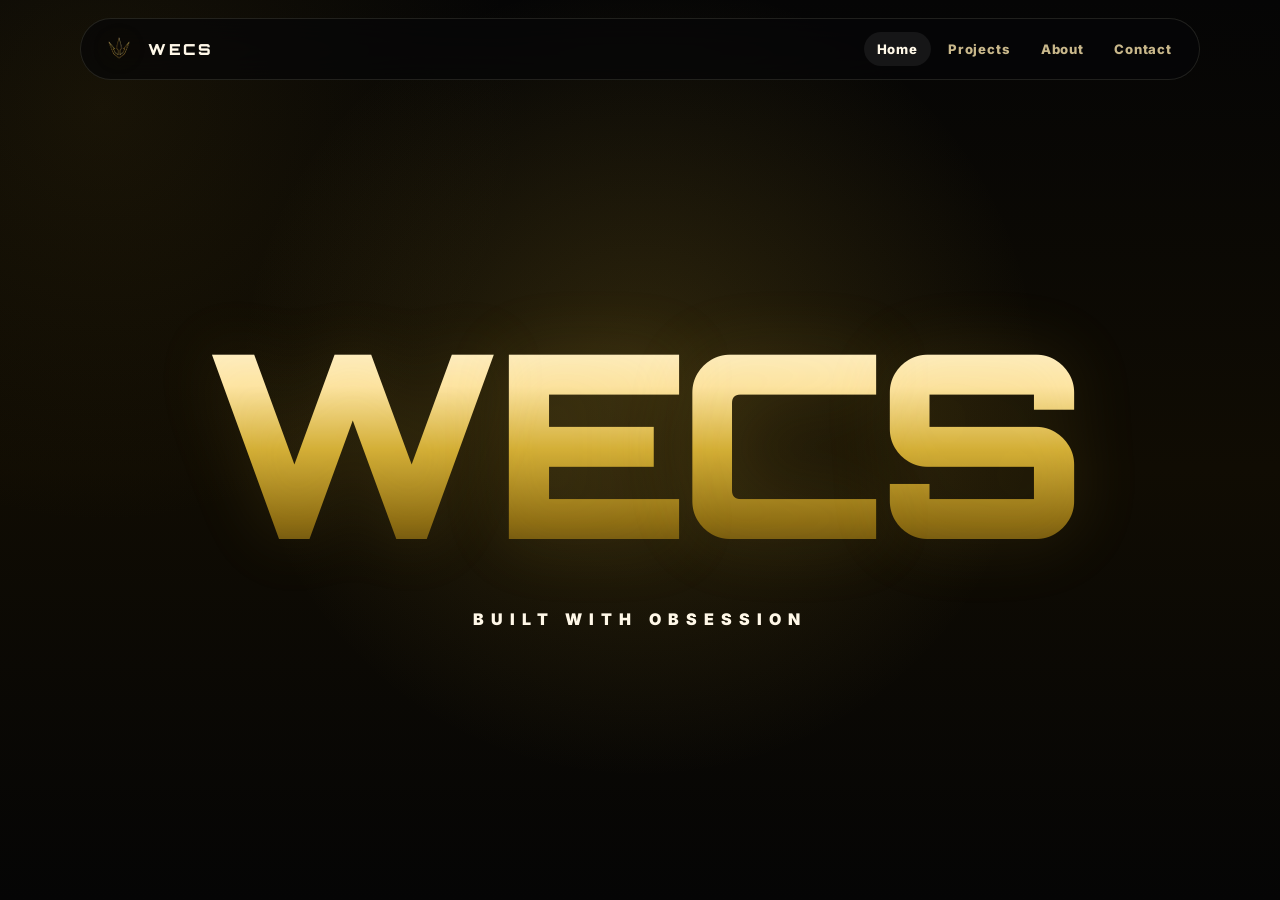
<file: index.html>
<!doctype html>
<html lang="en">
<head>
  <meta charset="utf-8" />
  <meta name="viewport" content="width=device-width, initial-scale=1" />
  <meta name="description" content="WECS Engineering portfolio." />
  <meta name="theme-color" content="#050505" />
  <title>WECS Engineering</title>
  <link rel="icon" href="assets/Crown%20Logo%20V4-Photoroom.png" type="image/png" />
  <link rel="preconnect" href="https://fonts.googleapis.com">
  <link rel="preconnect" href="https://fonts.gstatic.com" crossorigin>
  <link href="https://fonts.googleapis.com/css2?family=Orbitron:wght@700;900&family=Inter:wght@400;500;700;800;900&display=swap" rel="stylesheet">
  <link rel="stylesheet" href="styles.css?v=16" />
  <style>@import url('intro.css?v=1');</style>
</head>
<body class="home-body">
  <div class="intro-splash" aria-hidden="true">
    <img src="assets/Crown%20Logo%20V4.png" alt="" class="intro-logo" />
  </div>

  <div class="background-grid" aria-hidden="true"></div>
  <div class="background-orbit" aria-hidden="true"></div>
  <div class="noise" aria-hidden="true"></div>

  <header class="site-header" data-header>
    <a class="brand" href="index.html" aria-label="WECS home">
      <img class="brand-mark" src="assets/Crown%20Logo%20V4.png" alt="WECS logo" />
      <span>WECS</span>
    </a>
    <nav class="nav" aria-label="Main navigation">
      <a class="active" href="index.html">Home</a>
      <a href="projects.html">Projects</a>
      <a href="about.html">About</a>
      <a href="contact.html">Contact</a>
    </nav>
  </header>

  <main class="home-main">
    <section class="hero-only" aria-label="WECS hero">
      <div class="hero-core">
        <h1 class="wecs-title">WECS</h1>
        <p class="hero-slogan">BUILT WITH OBSESSION</p>
      </div>
    </section>
  </main>

  <script src="script.js?v=10"></script>
</body>
</html>
</file>
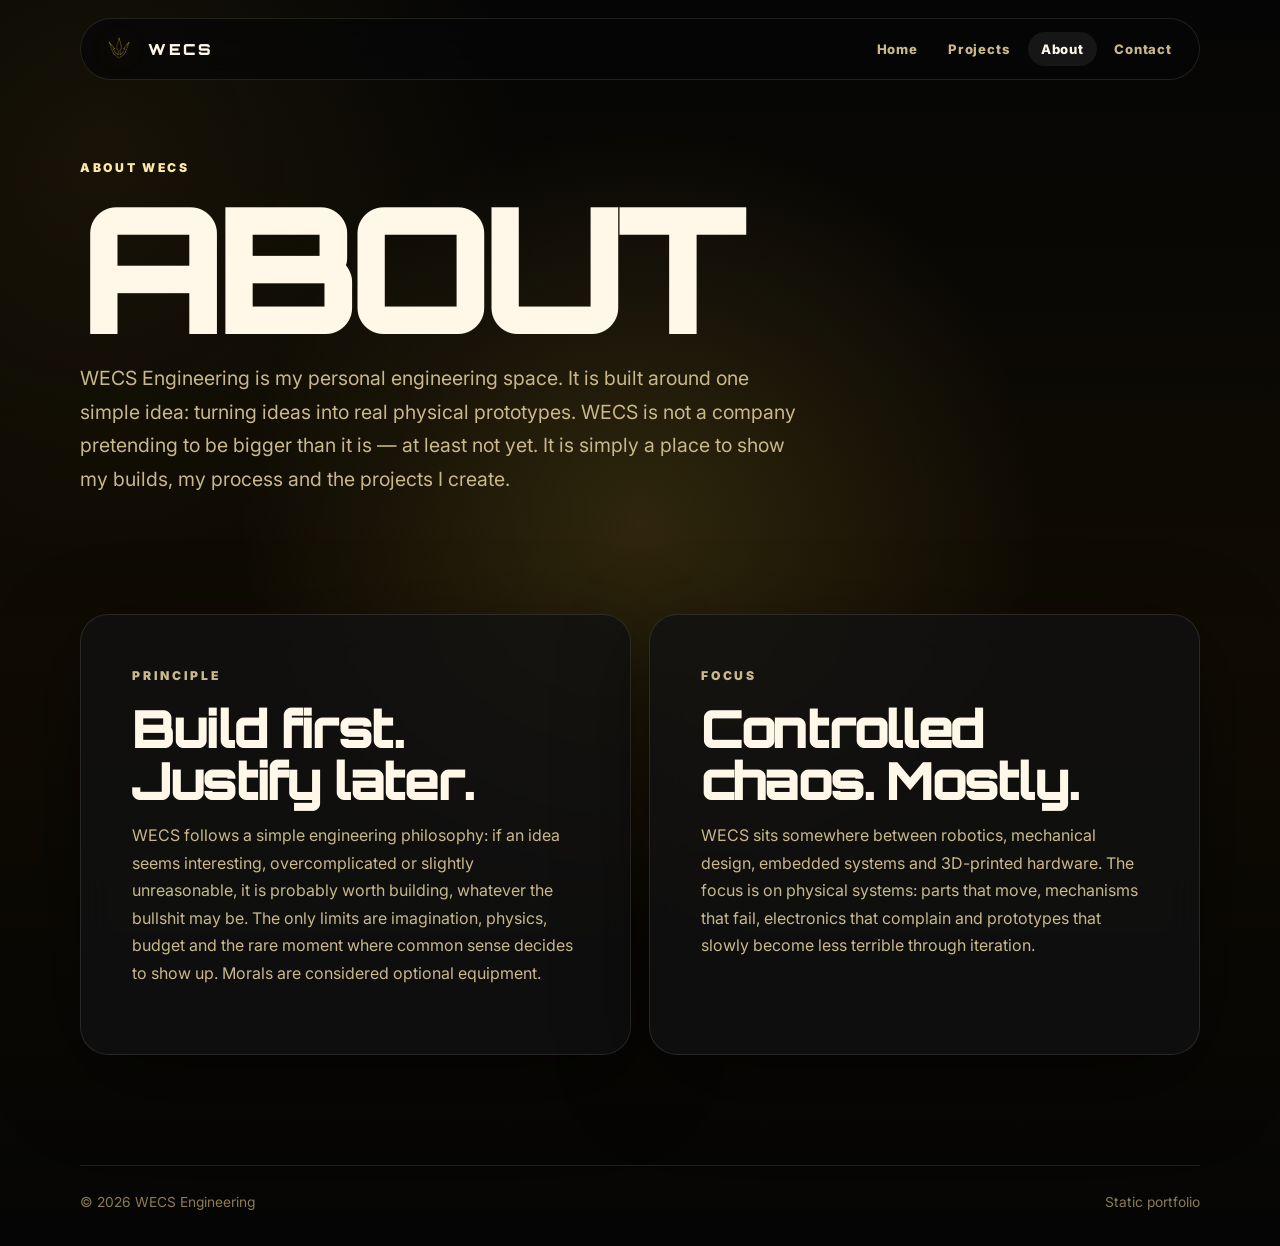
<file: about.html>
<!doctype html>
<html lang="en">
<head>
  <meta charset="utf-8" />
  <meta name="viewport" content="width=device-width, initial-scale=1" />
  <meta name="description" content="About WECS Engineering." />
  <meta name="theme-color" content="#050505" />
  <title>About — WECS Engineering</title>
  <link rel="icon" href="assets/Crown%20Logo%20V4-Photoroom.png" type="image/png" />
  <link rel="preconnect" href="https://fonts.googleapis.com">
  <link rel="preconnect" href="https://fonts.gstatic.com" crossorigin>
  <link href="https://fonts.googleapis.com/css2?family=Orbitron:wght@700;900&family=Inter:wght@400;500;700;800;900&display=swap" rel="stylesheet">
  <link rel="stylesheet" href="styles.css?v=15" />
</head>
<body>
  <div class="background-grid" aria-hidden="true"></div>
  <div class="background-orbit" aria-hidden="true"></div>
  <div class="noise" aria-hidden="true"></div>

  <header class="site-header" data-header>
    <a class="brand" href="index.html" aria-label="WECS home">
      <img class="brand-mark" src="assets/Crown%20Logo%20V4.png" alt="WECS logo" />
      <span>WECS</span>
    </a>
    <nav class="nav" aria-label="Main navigation">
      <a href="index.html">Home</a>
      <a href="projects.html">Projects</a>
      <a class="active" href="about.html">About</a>
      <a href="contact.html">Contact</a>
    </nav>
  </header>

  <main>
    <section class="page-hero section-pad compact-page">
      <p class="eyebrow reveal">About WECS</p>
      <h1 class="page-title reveal delay-1">About</h1>
      <p class="page-intro reveal delay-2">WECS Engineering is my personal engineering space. It is built around one simple idea: turning ideas into real physical prototypes. WECS is not a company pretending to be bigger than it is — at least not yet. It is simply a place to show my builds, my process and the projects I create.</p>
    </section>

    <section class="section-pad split-section">
      <div class="info-card reveal">
        <p class="eyebrow">Principle</p>
        <h2>Build first. Justify later.</h2>
        <p>WECS follows a simple engineering philosophy: if an idea seems interesting, overcomplicated or slightly unreasonable, it is probably worth building, whatever the bullshit may be. The only limits are imagination, physics, budget and the rare moment where common sense decides to show up. Morals are considered optional equipment.</p>
      </div>
      <div class="info-card reveal delay-1">
        <p class="eyebrow">Focus</p>
        <h2>Controlled chaos. Mostly.</h2>
        <p>WECS sits somewhere between robotics, mechanical design, embedded systems and 3D-printed hardware. The focus is on physical systems: parts that move, mechanisms that fail, electronics that complain and prototypes that slowly become less terrible through iteration.</p>
      </div>
    </section>
  </main>

  <footer class="footer">
    <span>© <span id="year"></span> WECS Engineering</span>
    <span>Static portfolio</span>
  </footer>

  <script src="script.js?v=10"></script>
</body>
</html>
</file>
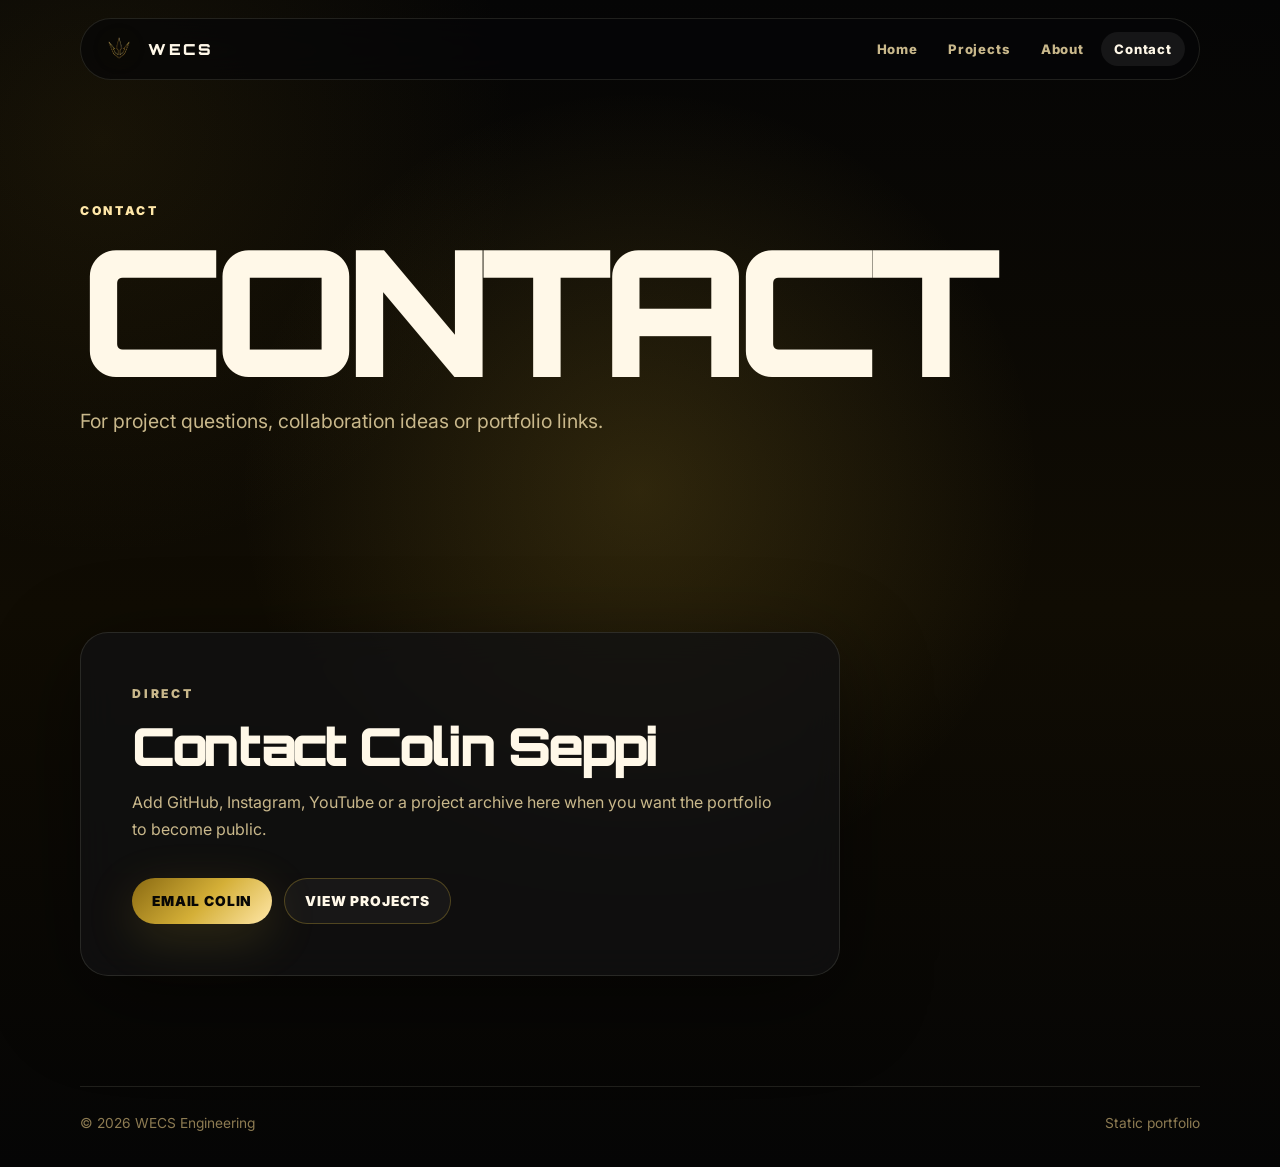
<file: contact.html>
<!doctype html>
<html lang="en">
<head>
  <meta charset="utf-8" />
  <meta name="viewport" content="width=device-width, initial-scale=1" />
  <meta name="description" content="Contact WECS Engineering." />
  <meta name="theme-color" content="#050505" />
  <title>Contact — WECS Engineering</title>
  <link rel="icon" href="assets/Crown%20Logo%20V4-Photoroom.png" type="image/png" />
  <link rel="preconnect" href="https://fonts.googleapis.com">
  <link rel="preconnect" href="https://fonts.gstatic.com" crossorigin>
  <link href="https://fonts.googleapis.com/css2?family=Orbitron:wght@700;900&family=Inter:wght@400;500;700;800;900&display=swap" rel="stylesheet">
  <link rel="stylesheet" href="styles.css?v=15" />
</head>
<body>
  <div class="background-grid" aria-hidden="true"></div>
  <div class="background-orbit" aria-hidden="true"></div>
  <div class="noise" aria-hidden="true"></div>

  <header class="site-header" data-header>
    <a class="brand" href="index.html" aria-label="WECS home">
      <img class="brand-mark" src="assets/Crown%20Logo%20V4.png" alt="WECS logo" />
      <span>WECS</span>
    </a>
    <nav class="nav" aria-label="Main navigation">
      <a href="index.html">Home</a>
      <a href="projects.html">Projects</a>
      <a href="about.html">About</a>
      <a class="active" href="contact.html">Contact</a>
    </nav>
  </header>

  <main>
    <section class="page-hero section-pad compact-page">
      <p class="eyebrow reveal">Contact</p>
      <h1 class="page-title reveal delay-1">Contact</h1>
      <p class="page-intro reveal delay-2">For project questions, collaboration ideas or portfolio links.</p>
    </section>

    <section class="section-pad contact-section">
      <div class="contact-card reveal">
        <p class="eyebrow">Direct</p>
        <h2>Contact Colin Seppi</h2>
        <p>Add GitHub, Instagram, YouTube or a project archive here when you want the portfolio to become public.</p>
        <div class="contact-actions">
          <a class="button primary" href="mailto:colin.seppi@gmail.com">Email Colin</a>
          <a class="button secondary" href="projects.html">View Projects</a>
        </div>
      </div>
    </section>
  </main>

  <footer class="footer">
    <span>© <span id="year"></span> WECS Engineering</span>
    <span>Static portfolio</span>
  </footer>

  <script src="script.js?v=10"></script>
</body>
</html>
</file>
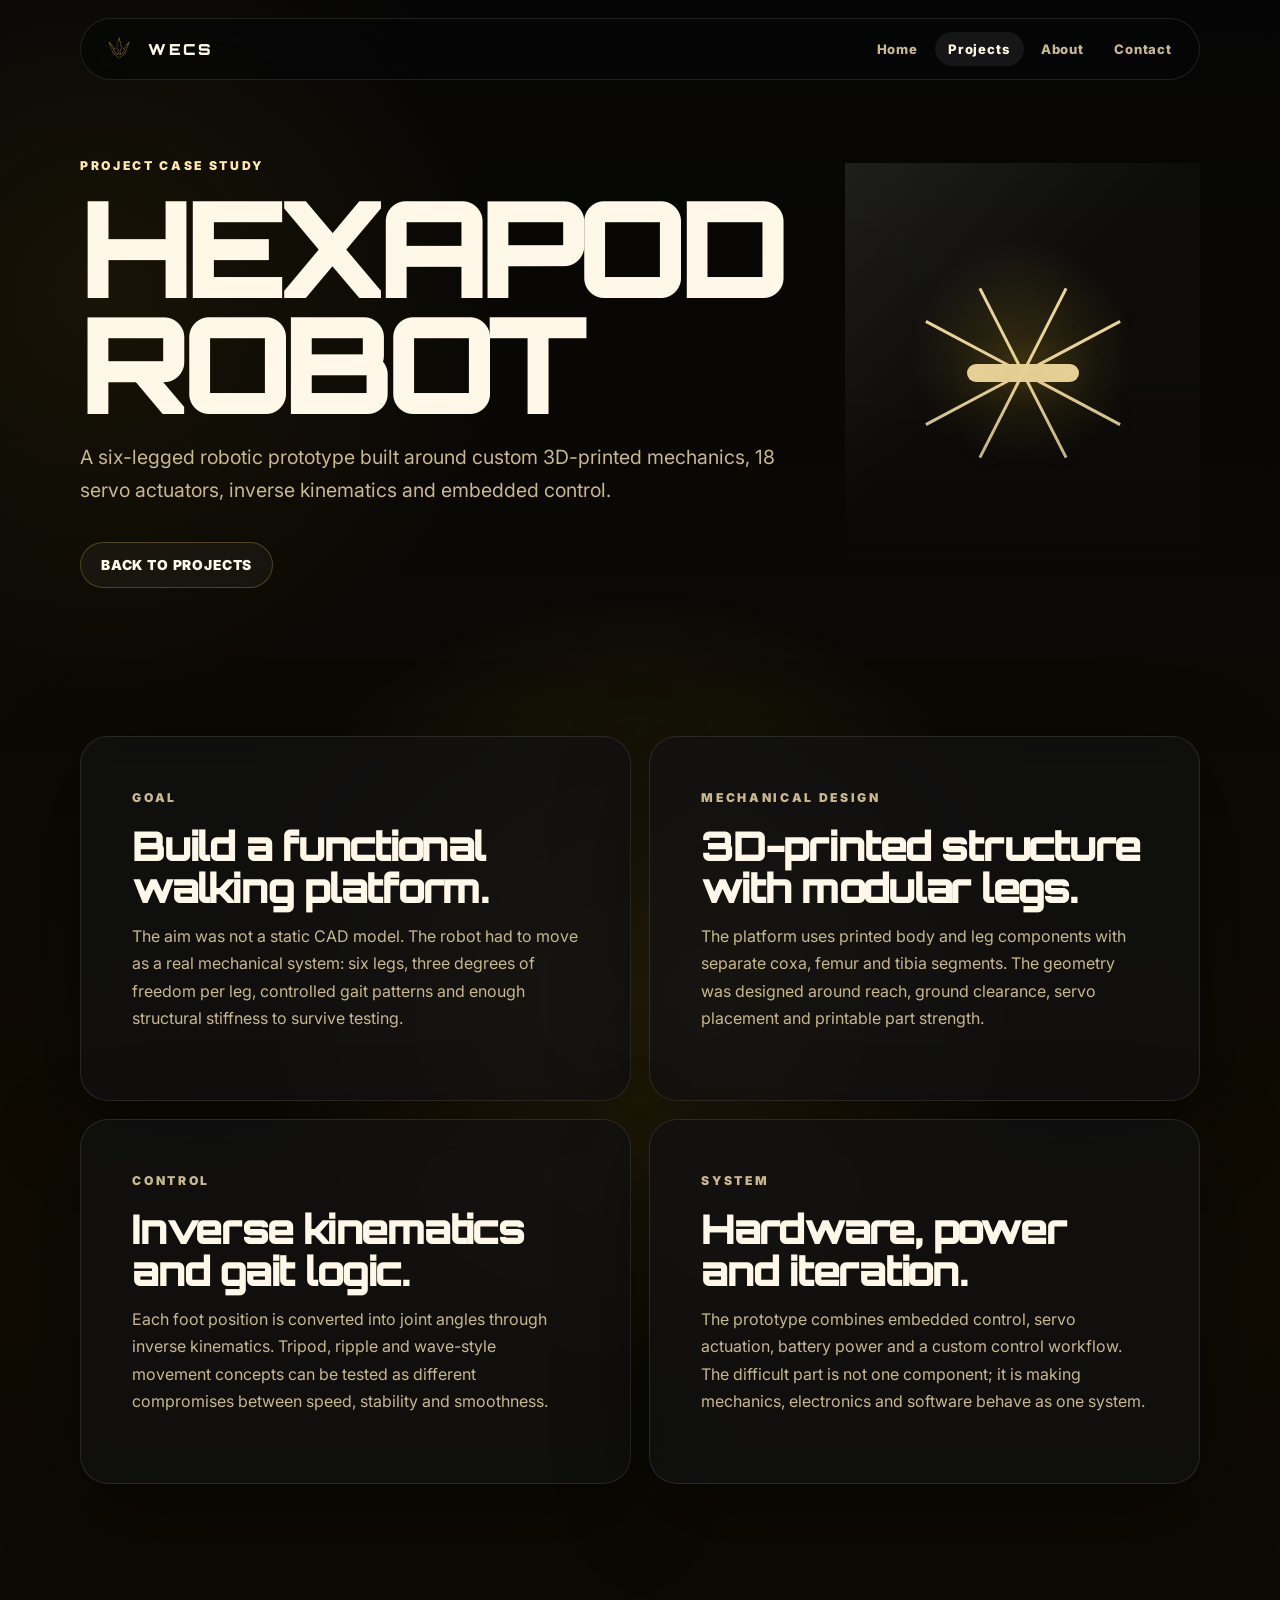
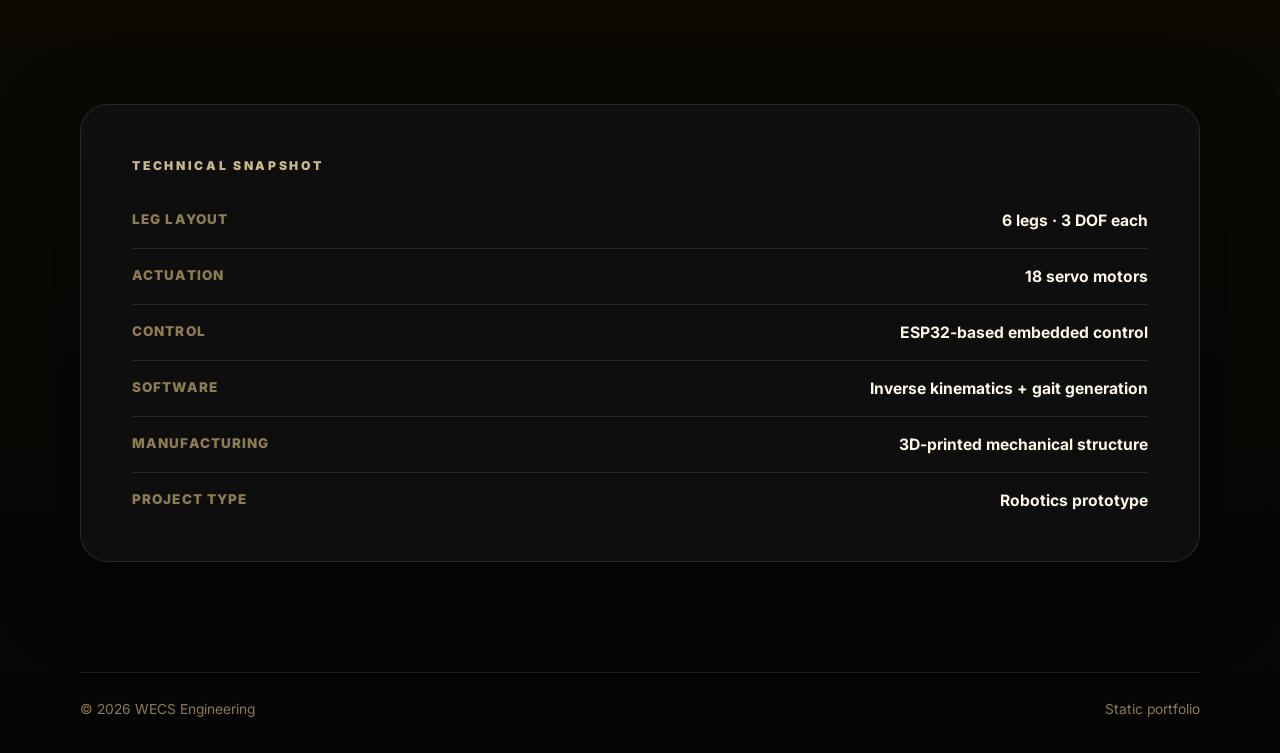
<file: hexapod.html>
<!doctype html>
<html lang="en">
<head>
  <meta charset="utf-8" />
  <meta name="viewport" content="width=device-width, initial-scale=1" />
  <meta name="description" content="WECS Engineering Hexapod Robot project detail page." />
  <meta name="theme-color" content="#050505" />
  <title>Hexapod Robot — WECS Engineering</title>
  <link rel="icon" href="assets/Crown%20Logo%20V4-Photoroom.png" type="image/png" />
  <link rel="preconnect" href="https://fonts.googleapis.com">
  <link rel="preconnect" href="https://fonts.gstatic.com" crossorigin>
  <link href="https://fonts.googleapis.com/css2?family=Orbitron:wght@700;900&family=Inter:wght@400;500;700;800;900&display=swap" rel="stylesheet">
  <link rel="stylesheet" href="styles.css?v=15" />
</head>
<body>
  <div class="background-grid" aria-hidden="true"></div>
  <div class="background-orbit" aria-hidden="true"></div>
  <div class="noise" aria-hidden="true"></div>

  <header class="site-header" data-header>
    <a class="brand" href="index.html" aria-label="WECS home">
      <img class="brand-mark" src="assets/Crown%20Logo%20V4.png" alt="WECS logo" />
      <span>WECS</span>
    </a>
    <nav class="nav" aria-label="Main navigation">
      <a href="index.html">Home</a>
      <a class="active" href="projects.html">Projects</a>
      <a href="about.html">About</a>
      <a href="contact.html">Contact</a>
    </nav>
  </header>

  <main>
    <section class="section-pad detail-hero">
      <div class="detail-hero-copy">
        <p class="eyebrow reveal">Project Case Study</p>
        <h1 class="page-title detail-title reveal delay-1">Hexapod Robot</h1>
        <p class="page-intro reveal delay-2">A six-legged robotic prototype built around custom 3D-printed mechanics, 18 servo actuators, inverse kinematics and embedded control.</p>
        <div class="contact-actions reveal delay-2">
          <a class="button secondary" href="projects.html">Back to Projects</a>
        </div>
      </div>
      <div class="detail-hero-image reveal delay-1">
        <div class="hexapod-visual" aria-hidden="true"><span></span><span></span><span></span><span></span><span></span></div>
      </div>
    </section>

    <section class="section-pad detail-grid">
      <article class="detail-card reveal">
        <p class="eyebrow">Goal</p>
        <h2>Build a functional walking platform.</h2>
        <p>The aim was not a static CAD model. The robot had to move as a real mechanical system: six legs, three degrees of freedom per leg, controlled gait patterns and enough structural stiffness to survive testing.</p>
      </article>

      <article class="detail-card reveal delay-1">
        <p class="eyebrow">Mechanical Design</p>
        <h2>3D-printed structure with modular legs.</h2>
        <p>The platform uses printed body and leg components with separate coxa, femur and tibia segments. The geometry was designed around reach, ground clearance, servo placement and printable part strength.</p>
      </article>

      <article class="detail-card reveal">
        <p class="eyebrow">Control</p>
        <h2>Inverse kinematics and gait logic.</h2>
        <p>Each foot position is converted into joint angles through inverse kinematics. Tripod, ripple and wave-style movement concepts can be tested as different compromises between speed, stability and smoothness.</p>
      </article>

      <article class="detail-card reveal delay-1">
        <p class="eyebrow">System</p>
        <h2>Hardware, power and iteration.</h2>
        <p>The prototype combines embedded control, servo actuation, battery power and a custom control workflow. The difficult part is not one component; it is making mechanics, electronics and software behave as one system.</p>
      </article>
    </section>

    <section class="section-pad spec-section">
      <div class="spec-card reveal">
        <p class="eyebrow">Technical Snapshot</p>
        <ul class="spec-list">
          <li><span>Leg layout</span><strong>6 legs · 3 DOF each</strong></li>
          <li><span>Actuation</span><strong>18 servo motors</strong></li>
          <li><span>Control</span><strong>ESP32-based embedded control</strong></li>
          <li><span>Software</span><strong>Inverse kinematics + gait generation</strong></li>
          <li><span>Manufacturing</span><strong>3D-printed mechanical structure</strong></li>
          <li><span>Project type</span><strong>Robotics prototype</strong></li>
        </ul>
      </div>
    </section>
  </main>

  <footer class="footer">
    <span>© <span id="year"></span> WECS Engineering</span>
    <span>Static portfolio</span>
  </footer>

  <script src="script.js?v=10"></script>
</body>
</html>
</file>
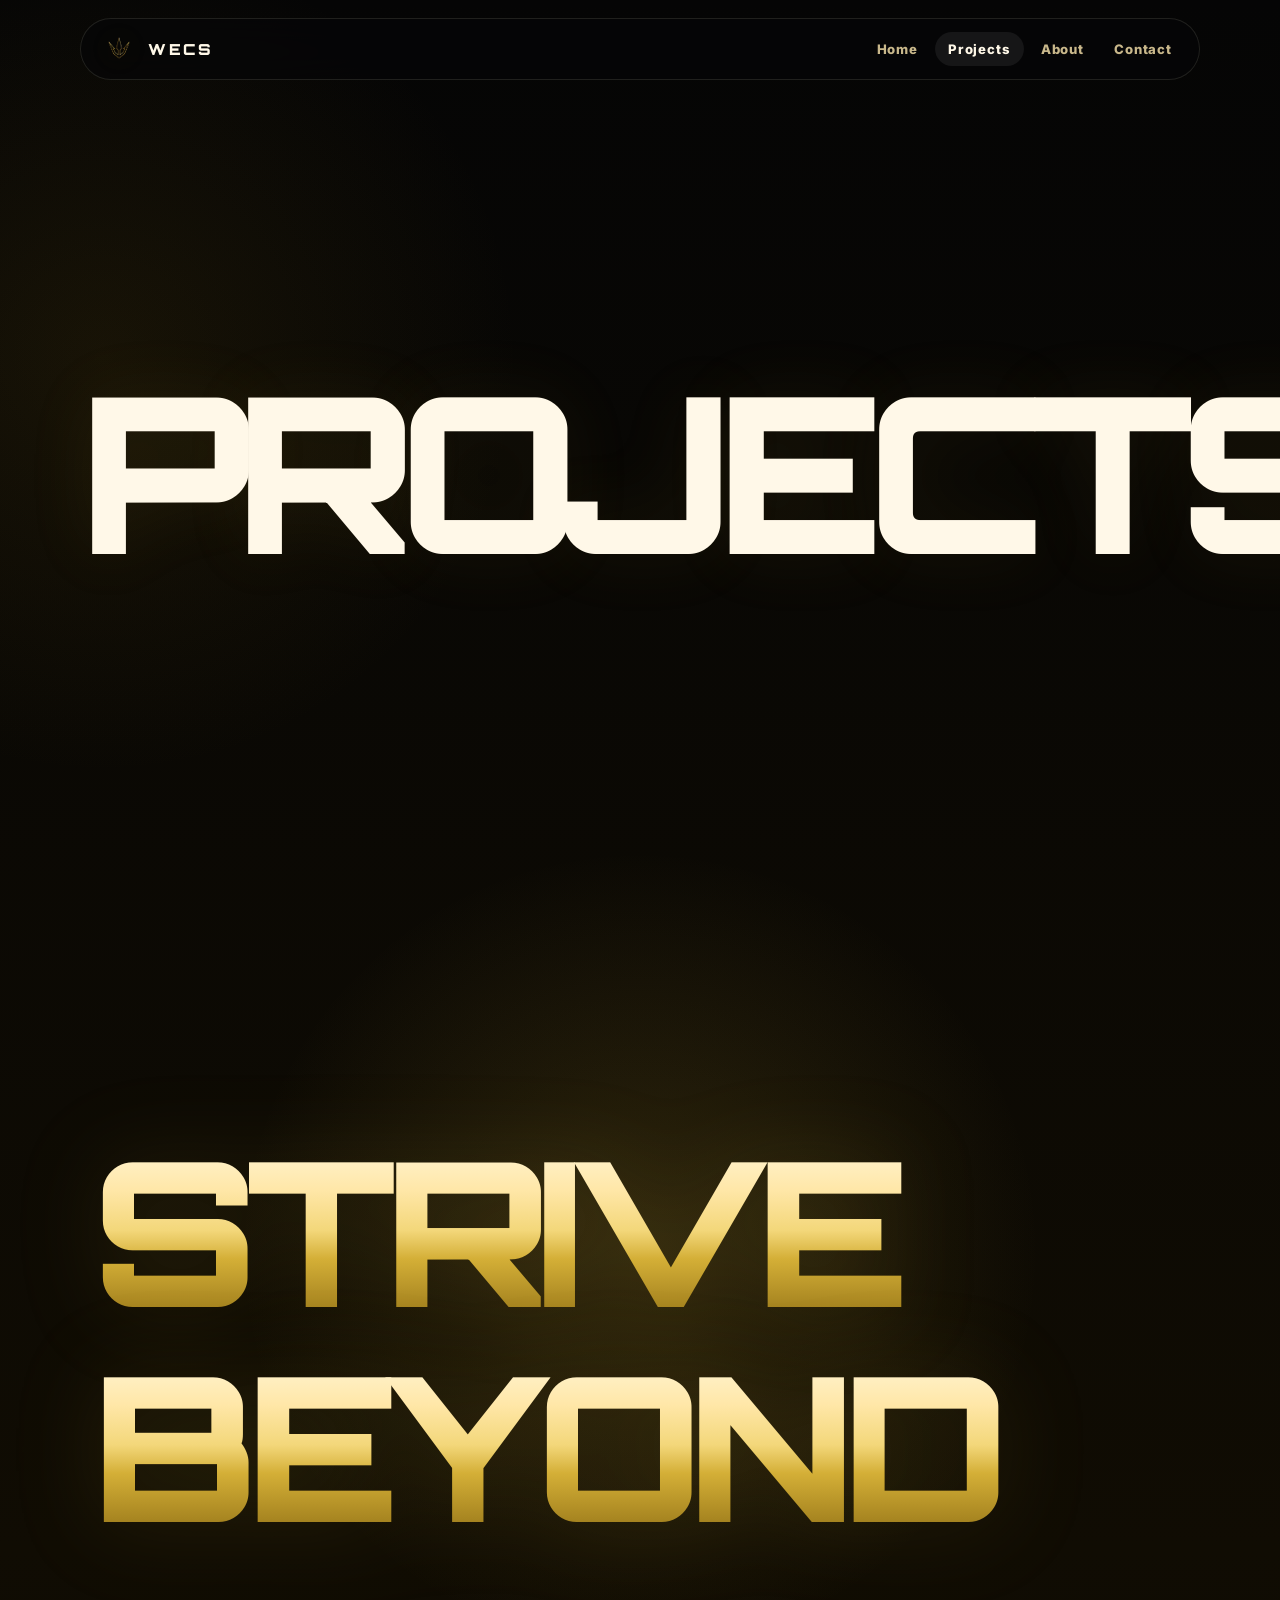
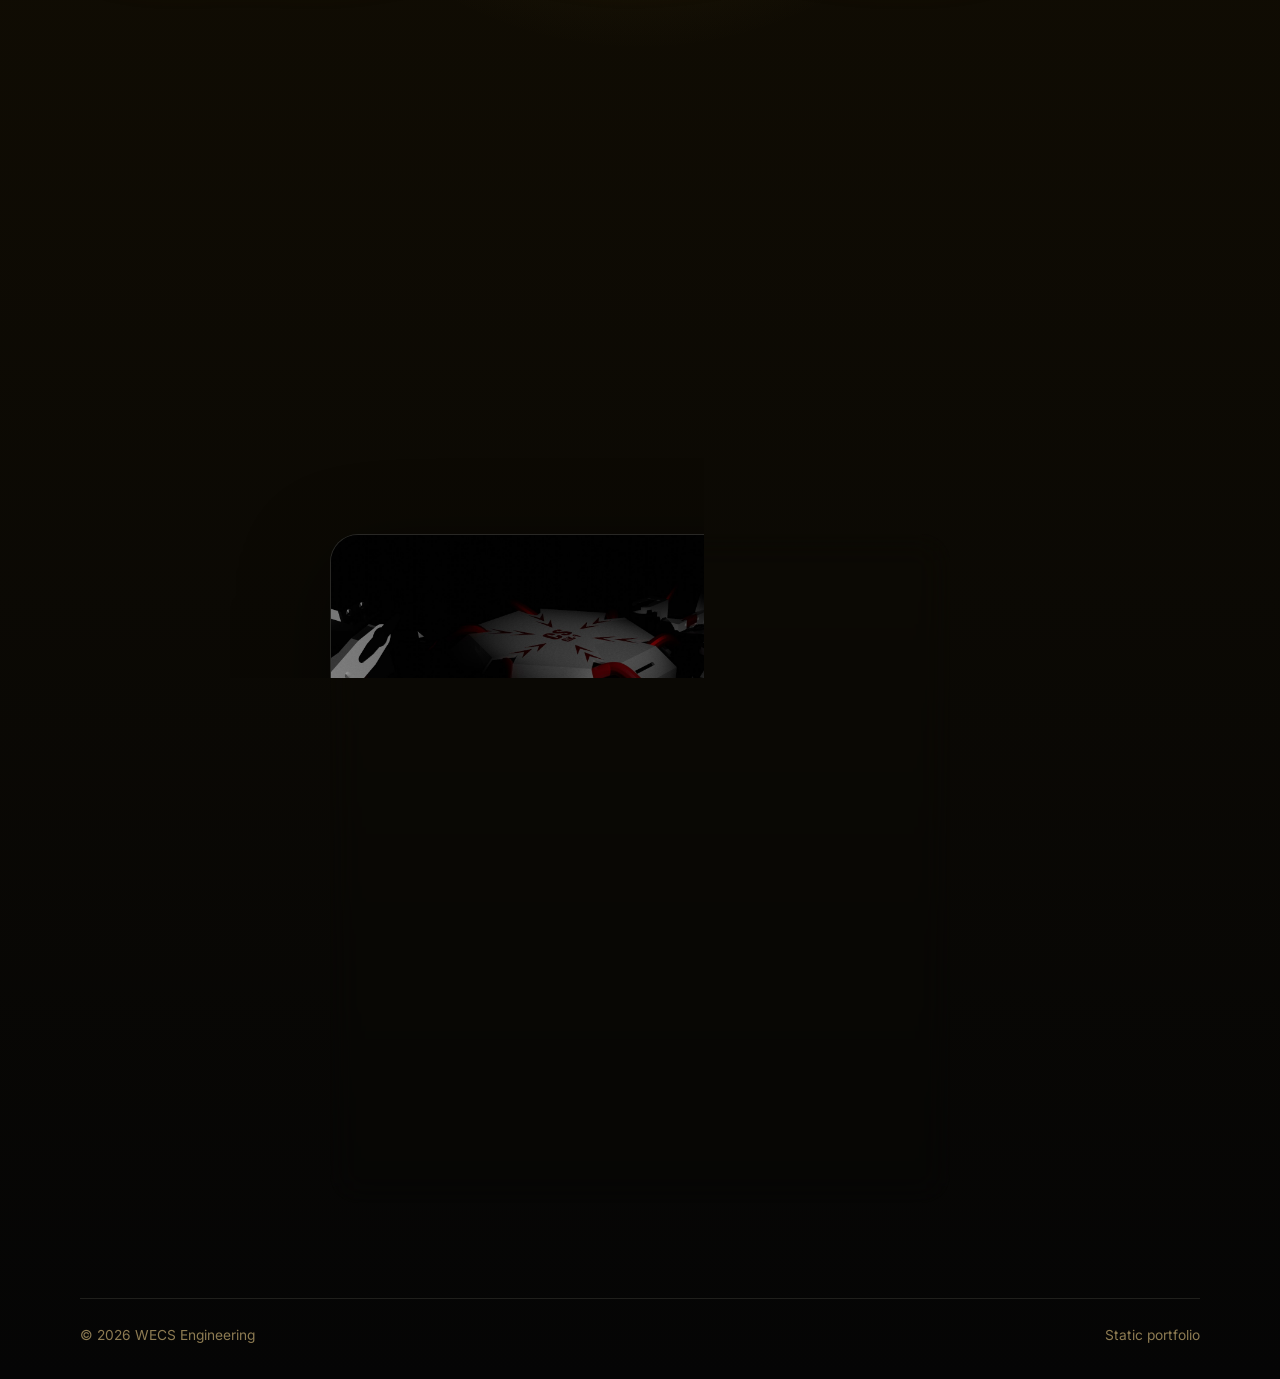
<file: projects.html>
<!doctype html>
<html lang="en">
<head>
  <meta charset="utf-8" />
  <meta name="viewport" content="width=device-width, initial-scale=1" />
  <meta name="description" content="WECS Engineering projects." />
  <meta name="theme-color" content="#050505" />
  <title>Projects — WECS Engineering</title>
  <link rel="icon" href="assets/Crown%20Logo%20V4-Photoroom.png" type="image/png" />
  <link rel="preconnect" href="https://fonts.googleapis.com">
  <link rel="preconnect" href="https://fonts.gstatic.com" crossorigin>
  <link href="https://fonts.googleapis.com/css2?family=Orbitron:wght@700;900&family=Inter:wght@400;500;700;800;900&display=swap" rel="stylesheet">
  <link rel="stylesheet" href="styles.css?v=15" />
  <link rel="stylesheet" href="mobile-fix.css?v=1" />
</head>
<body>
  <div class="background-grid" aria-hidden="true"></div>
  <div class="background-orbit" aria-hidden="true"></div>
  <div class="noise" aria-hidden="true"></div>

  <header class="site-header" data-header>
    <a class="brand" href="index.html" aria-label="WECS home">
      <img class="brand-mark" src="assets/Crown%20Logo%20V4.png" alt="WECS logo" />
      <span>WECS</span>
    </a>
    <nav class="nav" aria-label="Main navigation">
      <a href="index.html">Home</a>
      <a class="active" href="projects.html">Projects</a>
      <a href="about.html">About</a>
      <a href="contact.html">Contact</a>
    </nav>
  </header>

  <main class="projects-page-main">
    <section class="projects-title-screen" aria-label="Projects intro">
      <h1 class="projects-main-title reveal reveal-rise">Projects</h1>
    </section>

    <section class="projects-slogan-screen" aria-label="WECS project slogan">
      <div class="stacked-slogan" aria-label="Strive Beyond Average">
        <span class="reveal reveal-word delay-0">Strive</span>
        <span class="reveal reveal-word delay-1">Beyond</span>
        <span class="reveal reveal-word delay-2">Average</span>
      </div>
    </section>

    <section class="projects-card-screen" id="projects-showcase" aria-label="Project selection">
      <div class="project-grid single-project-grid centered-project-grid">
        <a class="project-card project-link hexapod-feature-card reveal reveal-card" href="hexapod.html" aria-label="Open Hexapod Robot project details">
          <div class="project-image-wrap">
            <img src="assets/hexapod-card-github.jpg" alt="WECS Hexapod Robot" class="project-image" loading="lazy" decoding="async" />
          </div>
          <div class="project-body">
            <p class="project-kicker">Robotics · Embedded Control</p>
            <h2>Hexapod Robot</h2>
            <p>Six-legged robotic platform with 3DOF legs, inverse kinematics, custom 3D-printed mechanics and servo-based control.</p>
            <div class="tags"><span>ESP32</span><span>IK</span><span>Servos</span><span>3D Printing</span></div>
          </div>
        </a>
      </div>
    </section>
  </main>

  <footer class="footer">
    <span>© <span id="year"></span> WECS Engineering</span>
    <span>Static portfolio</span>
  </footer>

  <script src="script.js?v=10"></script>
</body>
</html>
</file>
<file: styles.css>
:root {
  --bg: #050505;
  --panel: rgba(17, 17, 19, 0.78);
  --panel-strong: rgba(23, 23, 25, 0.94);
  --line: rgba(212, 175, 55, 0.30);
  --line-soft: rgba(255, 248, 220, 0.105);
  --red: #d4af37;
  --red-hot: #ffe7a8;
  --red-dark: #8a6a12;
  --gold: #d4af37;
  --gold-light: #f3d77a;
  --gold-hot: #ffe7a8;
  --gold-dark: #8a6a12;
  --text: #fff8e8;
  --muted: #c9b88b;
  --dim: #8d7b52;
  --shadow: 0 24px 90px rgba(0, 0, 0, 0.48);
  --radius: 28px;
}

* { box-sizing: border-box; }

html {
  scroll-behavior: smooth;
  background: var(--bg);
}

body {
  margin: 0;
  min-height: 100svh;
  color: var(--text);
  font-family: "Inter", ui-sans-serif, system-ui, -apple-system, BlinkMacSystemFont, "Segoe UI", sans-serif;
  background:
    radial-gradient(circle at 50% 42%, rgba(212, 175, 55, 0.17), transparent 25rem),
    radial-gradient(circle at 8% 12%, rgba(138, 106, 18, 0.13), transparent 26rem),
    linear-gradient(180deg, #050505 0%, #100c03 52%, #050505 100%);
  overflow-x: hidden;
}

.home-body {
  height: 100svh;
  overflow: hidden;
}

.background-grid,
.background-orbit,
.noise {
  position: fixed;
  inset: 0;
  pointer-events: none;
}

.background-grid {
  z-index: -4;
  background-image:
    linear-gradient(rgba(212, 175, 55, 0.038) 1px, transparent 1px),
    linear-gradient(90deg, rgba(212, 175, 55, 0.038) 1px, transparent 1px);
  background-size: 76px 76px;
  mask-image: radial-gradient(circle at center, black 0%, transparent 78%);
  opacity: 0.34;
}

.background-orbit { z-index: -3; }

.background-orbit::before,
.background-orbit::after {
  content: "";
  position: absolute;
  left: 50%;
  top: 54%;
  transform: translate(-50%, -50%);
  border-radius: 50%;
}

.background-orbit::before {
  width: min(78vw, 820px);
  aspect-ratio: 1;
  border: 1px solid rgba(212, 175, 55, 0.16);
  box-shadow: inset 0 0 80px rgba(212, 175, 55, 0.055);
}

.background-orbit::after {
  width: min(50vw, 520px);
  aspect-ratio: 1;
  border: 1px solid rgba(255, 255, 255, 0.052);
}

.noise {
  opacity: 0.035;
  z-index: -1;
  background-image: url("data:image/svg+xml,%3Csvg viewBox='0 0 240 240' xmlns='http://www.w3.org/2000/svg'%3E%3Cfilter id='n'%3E%3CfeTurbulence type='fractalNoise' baseFrequency='.85' numOctaves='4' stitchTiles='stitch'/%3E%3C/filter%3E%3Crect width='100%25' height='100%25' filter='url(%23n)' opacity='.55'/%3E%3C/svg%3E");
}

.site-header {
  position: fixed;
  top: 18px;
  left: 50%;
  transform: translateX(-50%);
  width: min(1120px, calc(100% - 28px));
  min-height: 62px;
  display: flex;
  justify-content: space-between;
  align-items: center;
  gap: 18px;
  padding: 10px 14px;
  border: 1px solid var(--line-soft);
  background: rgba(7, 7, 8, 0.70);
  backdrop-filter: blur(18px);
  border-radius: 999px;
  z-index: 20;
  transition: border-color 220ms ease, background 220ms ease;
}

.site-header.scrolled {
  background: rgba(7, 7, 8, 0.94);
  border-color: var(--line);
}

.brand {
  min-width: max-content;
  display: inline-flex;
  align-items: center;
  gap: 12px;
  padding-left: 7px;
  color: var(--text);
  text-decoration: none;
  font-family: "Orbitron", sans-serif;
  font-size: 0.95rem;
  font-weight: 900;
  letter-spacing: 0.18em;
}

.brand-mark {
  width: 34px;
  height: 34px;
  overflow: visible;
  filter: drop-shadow(0 0 14px rgba(212, 175, 55, 0.28));
}

.brand-mark rect { fill: #070707; stroke: rgba(212, 175, 55, 0.28); stroke-width: 2; }
.brand-mark .crown-main { fill: var(--gold); }
.brand-mark .crown-base { fill: var(--gold-dark); }
.brand-mark .crown-line { fill: none; stroke: #fff2c8; stroke-width: 4; stroke-linejoin: round; opacity: 0.76; }
.brand-mark .crown-dot { fill: var(--gold-hot); }

.nav {
  display: flex;
  align-items: center;
  justify-content: flex-end;
  gap: 4px;
}

.nav a {
  color: var(--muted);
  text-decoration: none;
  font-size: 0.82rem;
  font-weight: 800;
  letter-spacing: 0.065em;
  padding: 9px 13px;
  border-radius: 999px;
  transition: color 180ms ease, background 180ms ease;
}

.nav a:hover,
.nav a.active {
  color: var(--text);
  background: rgba(255, 255, 255, 0.065);
}

.home-main,
.hero-only {
  height: 100svh;
}

.hero-only {
  display: grid;
  place-items: center;
  position: relative;
  padding: 98px 32px 46px;
}

.hero-core {
  position: relative;
  z-index: 2;
  width: min(1180px, 100%);
  text-align: center;
}

.wecs-title {
  display: block;
  margin: 0 auto;
  width: max-content;
  max-width: 100%;
  padding: 0 0.08em 0.11em;
  overflow: visible;
  font-family: "Orbitron", sans-serif;
  font-size: clamp(6.6rem, 20vw, 17.5rem);
  line-height: 0.92;
  letter-spacing: -0.045em;
  text-transform: uppercase;
  font-weight: 900;
  background: linear-gradient(180deg, #fff7dc 0%, var(--gold-hot) 24%, var(--gold) 48%, var(--gold-dark) 76%, #3c2d08 100%);
  -webkit-background-clip: text;
  background-clip: text;
  color: transparent;
  text-shadow: 0 0 70px rgba(212, 175, 55, 0.14);
}

.hero-slogan {
  margin: clamp(1rem, 1.8vw, 1.55rem) 0 0;
  color: var(--text);
  font-size: clamp(0.86rem, 1.25vw, 1.08rem);
  font-weight: 950;
  letter-spacing: clamp(0.18em, 0.78vw, 0.44em);
  text-transform: uppercase;
}

.section-pad {
  width: min(1120px, calc(100% - 32px));
  margin: 0 auto;
  padding: 110px 0;
}

.page-hero {
  min-height: 58svh;
  display: flex;
  flex-direction: column;
  justify-content: flex-end;
  padding-top: 160px;
}

.compact-page { padding-bottom: 64px; }

.eyebrow {
  margin: 0 0 16px;
  color: var(--gold-hot);
  font-size: 0.76rem;
  font-weight: 950;
  letter-spacing: 0.22em;
  text-transform: uppercase;
}

h1, h2, h3, p { margin-top: 0; }

.page-title,
.projects-main-title,
.stacked-slogan span,
.project-body h2,
.info-card h2,
.contact-card h2,
.detail-card h2 {
  font-family: "Orbitron", sans-serif;
  font-weight: 900;
}

.page-title {
  margin: 0 0 20px;
  font-size: clamp(4.8rem, 14vw, 11rem);
  line-height: 0.86;
  letter-spacing: -0.07em;
  text-transform: uppercase;
  color: var(--text);
}

.page-intro {
  width: min(720px, 100%);
  color: var(--muted);
  font-size: clamp(1.05rem, 1.55vw, 1.22rem);
  line-height: 1.72;
}

.projects-page-main { width: 100%; overflow: hidden; }

.projects-title-screen,
.projects-card-screen {
  min-height: 100svh;
  width: min(1120px, calc(100% - 32px));
  margin: 0 auto;
  display: grid;
  place-items: center;
  padding: 96px 0 54px;
}

.projects-main-title {
  margin: 0;
  text-align: center;
  font-size: clamp(5.6rem, 17vw, 14rem);
  line-height: 0.84;
  letter-spacing: -0.075em;
  text-transform: uppercase;
  color: var(--text);
  text-shadow: 0 0 70px rgba(212, 175, 55, 0.085);
}

.projects-slogan-screen {
  min-height: 122svh;
  width: min(1280px, calc(100% - 36px));
  margin: 0 auto;
  display: grid;
  place-items: center;
  padding: clamp(120px, 16vh, 180px) 0;
  overflow: visible;
}

.stacked-slogan {
  width: fit-content;
  max-width: 100%;
  margin-inline: auto;
  display: flex;
  flex-direction: column;
  align-items: flex-start;
  gap: clamp(0.2rem, 0.9vw, 1.05rem);
  text-align: left;
  overflow: visible;
}

.stacked-slogan span {
  display: block;
  white-space: nowrap;
  overflow: visible;
  padding: 0.035em 0.08em 0.075em 0.035em;
  font-size: clamp(5.4rem, 15.7vw, 13.3rem);
  line-height: 0.9;
  letter-spacing: -0.065em;
  text-transform: uppercase;
  background: linear-gradient(180deg, #fff7dc 0%, var(--gold-hot) 28%, var(--gold-light) 48%, var(--gold) 62%, var(--gold-dark) 100%);
  -webkit-background-clip: text;
  background-clip: text;
  color: transparent;
  filter: drop-shadow(0 0 44px rgba(212, 175, 55, 0.13));
}

.project-grid { display: grid; gap: 18px; }
.single-project-grid { grid-template-columns: minmax(280px, 620px); }
.centered-project-grid { width: min(620px, 100%); margin-inline: auto; }
.project-link { display: block; color: inherit; text-decoration: none; }

.project-card,
.info-card,
.contact-card,
.detail-card,
.spec-card {
  border: 1px solid var(--line-soft);
  background: var(--panel);
  backdrop-filter: blur(18px);
  box-shadow: var(--shadow);
  border-radius: var(--radius);
}

.project-card {
  overflow: hidden;
  transition: transform 220ms ease, border-color 220ms ease, background 220ms ease;
}

.project-card:hover {
  transform: translateY(-6px);
  border-color: var(--line);
  background: var(--panel-strong);
}

.project-image-wrap,
.detail-hero-image {
  min-height: 285px;
  position: relative;
  overflow: hidden;
  background:
    radial-gradient(circle at 50% 45%, rgba(212, 175, 55, 0.20), transparent 38%),
    linear-gradient(135deg, rgba(255,255,255,0.08), transparent 46%),
    rgba(255,255,255,0.025);
}

.project-image {
  width: 100%;
  height: 100%;
  min-height: 285px;
  object-fit: cover;
  display: block;
}

.project-image-wrap::after,
.detail-hero-image::after {
  content: "";
  position: absolute;
  inset: 0;
  background: linear-gradient(180deg, rgba(0,0,0,0.04) 0%, rgba(0,0,0,0.10) 52%, rgba(0,0,0,0.45) 100%);
  pointer-events: none;
}

.hexapod-visual {
  position: absolute;
  inset: 0;
}

.hexapod-visual span {
  position: absolute;
  display: block;
  background: var(--gold-hot);
  box-shadow: 0 0 34px rgba(212, 175, 55, 0.18);
}

.hexapod-visual span:nth-child(1) { width: 112px; height: 18px; left: 50%; top: 50%; transform: translate(-50%, -50%); border-radius: 99px; }
.hexapod-visual span:nth-child(2) { width: 220px; height: 3px; left: 50%; top: 50%; transform: translate(-50%, -50%) rotate(28deg); }
.hexapod-visual span:nth-child(3) { width: 220px; height: 3px; left: 50%; top: 50%; transform: translate(-50%, -50%) rotate(-28deg); }
.hexapod-visual span:nth-child(4) { width: 190px; height: 3px; left: 50%; top: 50%; transform: translate(-50%, -50%) rotate(63deg); }
.hexapod-visual span:nth-child(5) { width: 190px; height: 3px; left: 50%; top: 50%; transform: translate(-50%, -50%) rotate(-63deg); }

.project-body { padding: 26px; }
.project-kicker { color: var(--gold-hot); font-size: 0.72rem; font-weight: 950; letter-spacing: 0.15em; text-transform: uppercase; }
.project-body h2 { margin-bottom: 12px; font-size: 1.58rem; letter-spacing: -0.03em; }
.project-body p { color: var(--muted); line-height: 1.66; }
.tags { display: flex; flex-wrap: wrap; gap: 8px; margin-top: 22px; }
.tags span { color: var(--text); font-size: 0.7rem; font-weight: 850; letter-spacing: 0.06em; text-transform: uppercase; border: 1px solid var(--line-soft); background: rgba(255,255,255,0.045); border-radius: 999px; padding: 7px 10px; }

.split-section,
.detail-grid {
  display: grid;
  grid-template-columns: repeat(2, 1fr);
  gap: 18px;
  padding-top: 34px;
}

.info-card,
.contact-card,
.detail-card,
.spec-card { padding: clamp(26px, 4vw, 52px); }
.info-card h2,
.contact-card h2 { margin-bottom: 16px; font-size: clamp(2.2rem, 4.1vw, 4.2rem); line-height: 0.98; letter-spacing: -0.055em; }
.info-card p,
.contact-card p,
.detail-card p,
.spec-card p { color: var(--muted); line-height: 1.72; }
.contact-card { width: min(760px, 100%); }

.contact-actions { display: flex; flex-wrap: wrap; gap: 12px; margin-top: 34px; }
.button { display: inline-flex; align-items: center; justify-content: center; min-height: 46px; padding: 0 20px; border-radius: 999px; text-decoration: none; font-size: 0.86rem; font-weight: 950; letter-spacing: 0.06em; text-transform: uppercase; transition: transform 180ms ease, border-color 180ms ease, background 180ms ease; }
.button:hover { transform: translateY(-2px); }
.button.primary { color: #080705; background: linear-gradient(135deg, var(--gold-dark), var(--gold) 52%, var(--gold-hot)); box-shadow: 0 14px 50px rgba(212, 175, 55, 0.18); }
.button.secondary { color: var(--text); border: 1px solid var(--line); background: rgba(255,255,255,0.04); }

.detail-hero { min-height: 78svh; padding-top: 154px; display: grid; grid-template-columns: 0.82fr 1.18fr; align-items: center; gap: clamp(28px, 5vw, 72px); }
.detail-title { font-size: clamp(4.2rem, 10.5vw, 9.8rem); }
.detail-hero-image { min-height: 420px; }
.detail-card h2 { margin-bottom: 14px; font-size: clamp(1.8rem, 3.2vw, 3.05rem); line-height: 1.02; letter-spacing: -0.055em; }
.spec-list { list-style: none; margin: 0; padding: 0; }
.spec-list li { display: flex; justify-content: space-between; gap: 20px; padding: 18px 0; border-bottom: 1px solid var(--line-soft); }
.spec-list li:last-child { border-bottom: 0; padding-bottom: 0; }
.spec-list span { color: var(--dim); font-size: 0.84rem; font-weight: 850; letter-spacing: 0.08em; text-transform: uppercase; }
.spec-list strong { color: var(--text); text-align: right; font-size: 0.98rem; }

.footer { width: min(1120px, calc(100% - 32px)); margin: 0 auto; padding: 28px 0 36px; display: flex; justify-content: space-between; gap: 18px; color: var(--dim); border-top: 1px solid var(--line-soft); font-size: 0.86rem; }

.reveal { opacity: 0; transform: translateY(18px); transition: opacity 620ms ease, transform 620ms ease; }
.reveal.visible { opacity: 1; transform: translateY(0); }
.delay-1 { transition-delay: 90ms; }
.delay-2 { transition-delay: 180ms; }
.delay-0 { transition-delay: 0ms; }
.reveal-rise { opacity: 0; transform: translateY(54px) scale(0.975); transition: opacity 780ms ease, transform 780ms cubic-bezier(.2,.75,.12,1); }
.reveal-rise.visible { opacity: 1; transform: translateY(0) scale(1); }
.reveal-word { opacity: 0; transform: translate3d(-5vw, 86px, 0) scale(0.97); transition: opacity 900ms ease, transform 980ms cubic-bezier(.16,.82,.18,1); }
.reveal-word.visible { opacity: 1; transform: translate3d(0, 0, 0) scale(1); }
.reveal-card { opacity: 0; transform: translateY(96px) scale(0.94); transition: opacity 820ms ease, transform 900ms cubic-bezier(.16,.82,.18,1), border-color 220ms ease, background 220ms ease; }
.reveal-card.visible { opacity: 1; transform: translateY(0) scale(1); }

@media (max-width: 860px) {
  .site-header { top: 12px; width: calc(100% - 20px); border-radius: 24px; align-items: flex-start; flex-direction: column; padding: 12px; }
  .nav { width: 100%; justify-content: space-between; overflow-x: auto; padding-bottom: 2px; }
  .nav a { padding: 8px 10px; font-size: 0.76rem; }
  .wecs-title { font-size: clamp(5.8rem, 25vw, 11rem); letter-spacing: -0.04em; }
  .hero-slogan { letter-spacing: 0.22em; }
  .split-section, .detail-hero, .detail-grid { grid-template-columns: 1fr; }
  .detail-hero { padding-top: 188px; min-height: auto; }
  .projects-title-screen { padding-top: 148px; }
  .projects-main-title { font-size: clamp(4.7rem, 24vw, 9.2rem); }
  .projects-slogan-screen { width: min(100% - 26px, 1120px); min-height: 112svh; }
  .stacked-slogan span { font-size: clamp(4.2rem, 20vw, 8.8rem); line-height: 0.92; letter-spacing: -0.055em; }
  .footer { flex-direction: column; }
}

@media (max-width: 520px) {
  .brand { font-size: 0.8rem; letter-spacing: 0.13em; }
  .brand-mark { width: 29px; height: 29px; }
  .wecs-title { font-size: clamp(4.4rem, 25vw, 7.8rem); padding-inline: 0.04em; }
  .hero-slogan { font-size: 0.72rem; letter-spacing: 0.15em; }
  .hero-only { padding-inline: 14px; }
  .section-pad { width: min(100% - 24px, 1120px); padding: 86px 0; }
  .page-hero { padding-top: 178px; }
  .page-title { font-size: clamp(4.0rem, 23vw, 6.6rem); }
  .projects-title-screen, .projects-slogan-screen, .projects-card-screen { width: min(100% - 24px, 1120px); }
  .projects-main-title { font-size: clamp(3.75rem, 22vw, 6.4rem); letter-spacing: -0.065em; }
  .stacked-slogan span { font-size: clamp(3.25rem, 18.2vw, 5.7rem); line-height: 0.94; letter-spacing: -0.045em; }
  .project-image-wrap, .project-image { min-height: 230px; }
  .spec-list li { align-items: flex-start; flex-direction: column; gap: 8px; }
  .spec-list strong { text-align: left; }
}
</file>
<file: mobile-fix.css>
@media (max-width: 520px) {
  html,
  body {
    overflow-x: hidden;
  }

  .projects-title-screen,
  .projects-slogan-screen,
  .projects-card-screen {
    width: min(100% - 24px, 1120px);
    overflow: hidden;
  }

  .projects-main-title {
    font-size: clamp(2.15rem, 11.2vw, 3.05rem);
    letter-spacing: -0.035em;
    max-width: calc(100vw - 44px);
    white-space: nowrap;
    text-align: center;
  }

  .stacked-slogan {
    width: fit-content;
    max-width: calc(100vw - 48px);
    margin-inline: auto;
    align-items: flex-start;
    text-align: left;
  }

  .stacked-slogan span {
    font-size: clamp(2.35rem, 14.2vw, 4.45rem);
    letter-spacing: -0.035em;
    max-width: 100%;
    white-space: nowrap;
    text-align: left;
  }
}

@media (max-width: 390px) {
  .projects-main-title {
    font-size: clamp(2rem, 10.4vw, 2.75rem);
  }

  .stacked-slogan span {
    font-size: clamp(2.2rem, 13.6vw, 4.1rem);
  }
}
</file>
